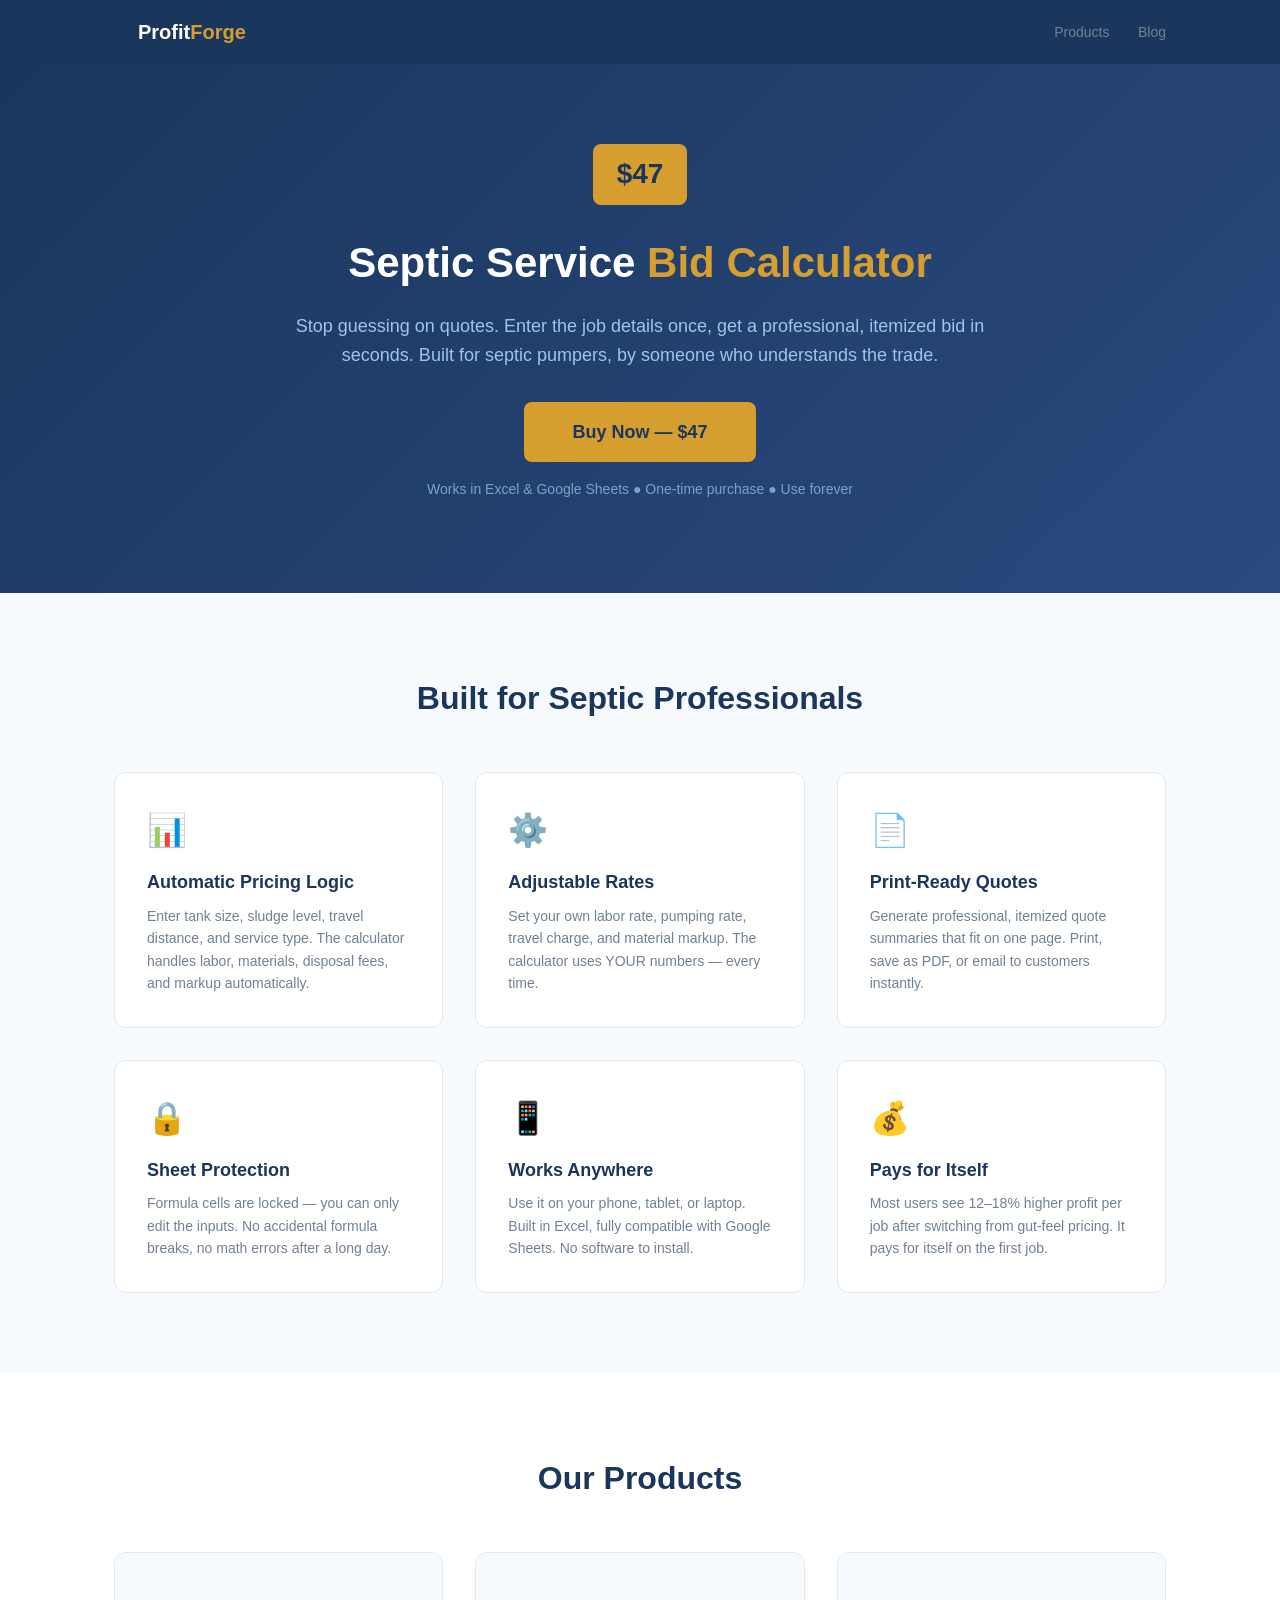
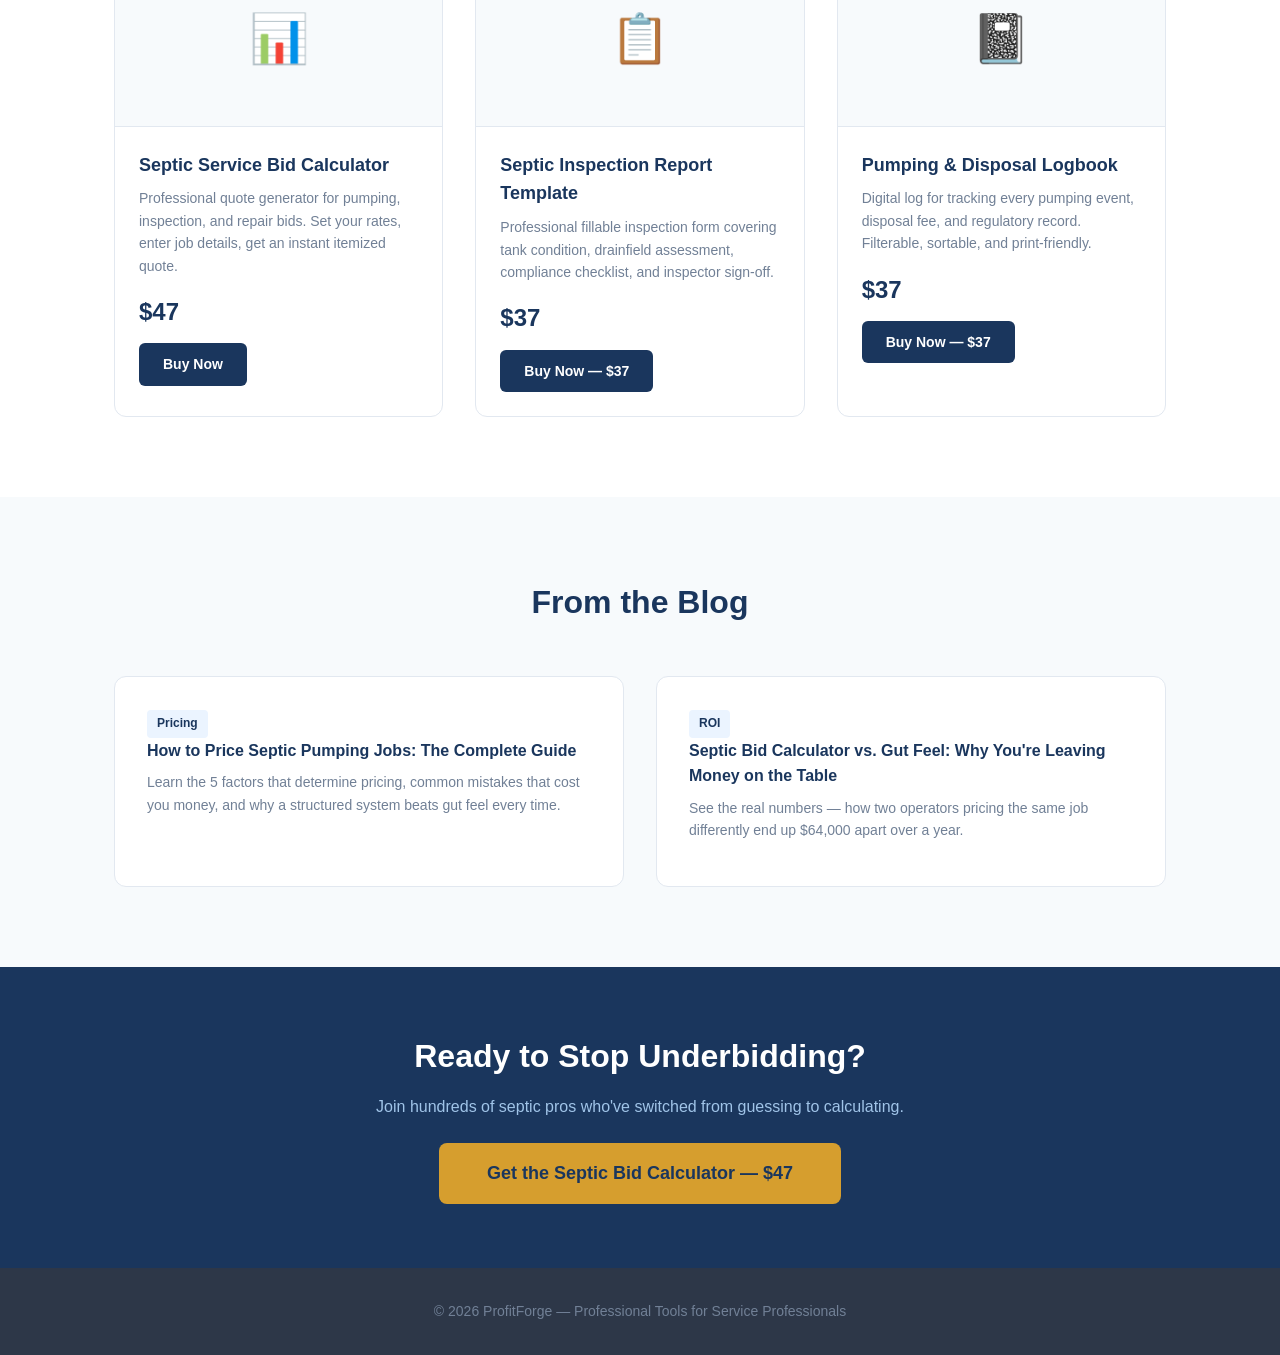
<file: index.html>
<!DOCTYPE html>
<html lang="en">
<head>
  <meta charset="UTF-8">
  <meta name="viewport" content="width=device-width, initial-scale=1.0">
  <title>ProfitForge — Professional Tools for Service Professionals</title>
  <meta name="description" content="Professional-grade Excel and Google Sheets tools for septic service operators. Bid calculators, inspection templates, and logbooks starting at $47.">
  <link rel="stylesheet" href="css/style.css">
</head>
<body>

<nav>
  <div class="container">
    <a href="/" class="logo">Profit<span>Forge</span></a>
    <div>
      <a href="/products/septic-bid-calculator.html">Products</a>
      <a href="/blog/">Blog</a>
    </div>
  </div>
</nav>

<section class="hero">
  <div class="container">
    <div class="price-badge">$47</div>
    <h1>Septic Service <span>Bid Calculator</span></h1>
    <p>Stop guessing on quotes. Enter the job details once, get a professional, itemized bid in seconds. Built for septic pumpers, by someone who understands the trade.</p>
    <a href="https://buy.stripe.com/aFa8wP5oV4ja2Or2zvcfK00" class="btn">Buy Now — $47</a>
    <p class="sub-text">Works in Excel & Google Sheets ● One-time purchase ● Use forever</p>
  </div>
</section>

<section class="features">
  <div class="container">
    <h2>Built for Septic Professionals</h2>
    <div class="feature-grid">
      <div class="feature-card">
        <div class="icon">📊</div>
        <h3>Automatic Pricing Logic</h3>
        <p>Enter tank size, sludge level, travel distance, and service type. The calculator handles labor, materials, disposal fees, and markup automatically.</p>
      </div>
      <div class="feature-card">
        <div class="icon">⚙️</div>
        <h3>Adjustable Rates</h3>
        <p>Set your own labor rate, pumping rate, travel charge, and material markup. The calculator uses YOUR numbers — every time.</p>
      </div>
      <div class="feature-card">
        <div class="icon">📄</div>
        <h3>Print-Ready Quotes</h3>
        <p>Generate professional, itemized quote summaries that fit on one page. Print, save as PDF, or email to customers instantly.</p>
      </div>
      <div class="feature-card">
        <div class="icon">🔒</div>
        <h3>Sheet Protection</h3>
        <p>Formula cells are locked — you can only edit the inputs. No accidental formula breaks, no math errors after a long day.</p>
      </div>
      <div class="feature-card">
        <div class="icon">📱</div>
        <h3>Works Anywhere</h3>
        <p>Use it on your phone, tablet, or laptop. Built in Excel, fully compatible with Google Sheets. No software to install.</p>
      </div>
      <div class="feature-card">
        <div class="icon">💰</div>
        <h3>Pays for Itself</h3>
        <p>Most users see 12–18% higher profit per job after switching from gut-feel pricing. It pays for itself on the first job.</p>
      </div>
    </div>
  </div>
</section>

<section class="product-showcase">
  <div class="container">
    <h2>Our Products</h2>
    <div class="product-grid">
      <div class="product-card">
        <div class="preview">📊</div>
        <div class="body">
          <h3>Septic Service Bid Calculator</h3>
          <p>Professional quote generator for pumping, inspection, and repair bids. Set your rates, enter job details, get an instant itemized quote.</p>
          <div class="price">$47</div>
          <a href="https://buy.stripe.com/aFa8wP5oV4ja2Or2zvcfK00" class="btn">Buy Now</a>
        </div>
      </div>
      <div class="product-card">
        <div class="preview">📋</div>
        <div class="body">
          <h3>Septic Inspection Report Template</h3>
          <p>Professional fillable inspection form covering tank condition, drainfield assessment, compliance checklist, and inspector sign-off.</p>
          <div class="price">$37</div>
          <a href="https://buy.stripe.com/8x25kDdVr6ridt5a1XcfK01" class="btn">Buy Now — $37</a>
        </div>
      </div>
      <div class="product-card">
        <div class="preview">📓</div>
        <div class="body">
          <h3>Pumping & Disposal Logbook</h3>
          <p>Digital log for tracking every pumping event, disposal fee, and regulatory record. Filterable, sortable, and print-friendly.</p>
          <div class="price">$37</div>
          <a href="https://buy.stripe.com/eVq3cv5oV02U88L0rncfK02" class="btn">Buy Now — $37</a>
        </div>
      </div>
    </div>
  </div>
</section>

<section class="blog-preview">
  <div class="container">
    <h2>From the Blog</h2>
    <div class="blog-grid">
      <div class="blog-card">
        <span class="tag">Pricing</span>
        <h3><a href="/blog/how-to-price-septic-pumping-jobs.html">How to Price Septic Pumping Jobs: The Complete Guide</a></h3>
        <p>Learn the 5 factors that determine pricing, common mistakes that cost you money, and why a structured system beats gut feel every time.</p>
      </div>
      <div class="blog-card">
        <span class="tag">ROI</span>
        <h3><a href="/blog/septic-bid-calculator-vs-gut-feel.html">Septic Bid Calculator vs. Gut Feel: Why You're Leaving Money on the Table</a></h3>
        <p>See the real numbers — how two operators pricing the same job differently end up $64,000 apart over a year.</p>
      </div>
    </div>
  </div>
</section>

<section class="cta-banner">
  <div class="container">
    <h2>Ready to Stop Underbidding?</h2>
    <p>Join hundreds of septic pros who've switched from guessing to calculating.</p>
    <a href="https://buy.stripe.com/aFa8wP5oV4ja2Or2zvcfK00" class="btn">Get the Septic Bid Calculator — $47</a>
  </div>
</section>

<footer>
  <div class="container">
    <p>&copy; 2026 ProfitForge &mdash; Professional Tools for Service Professionals</p>
  </div>
</footer>

</body>
</html>
</file>
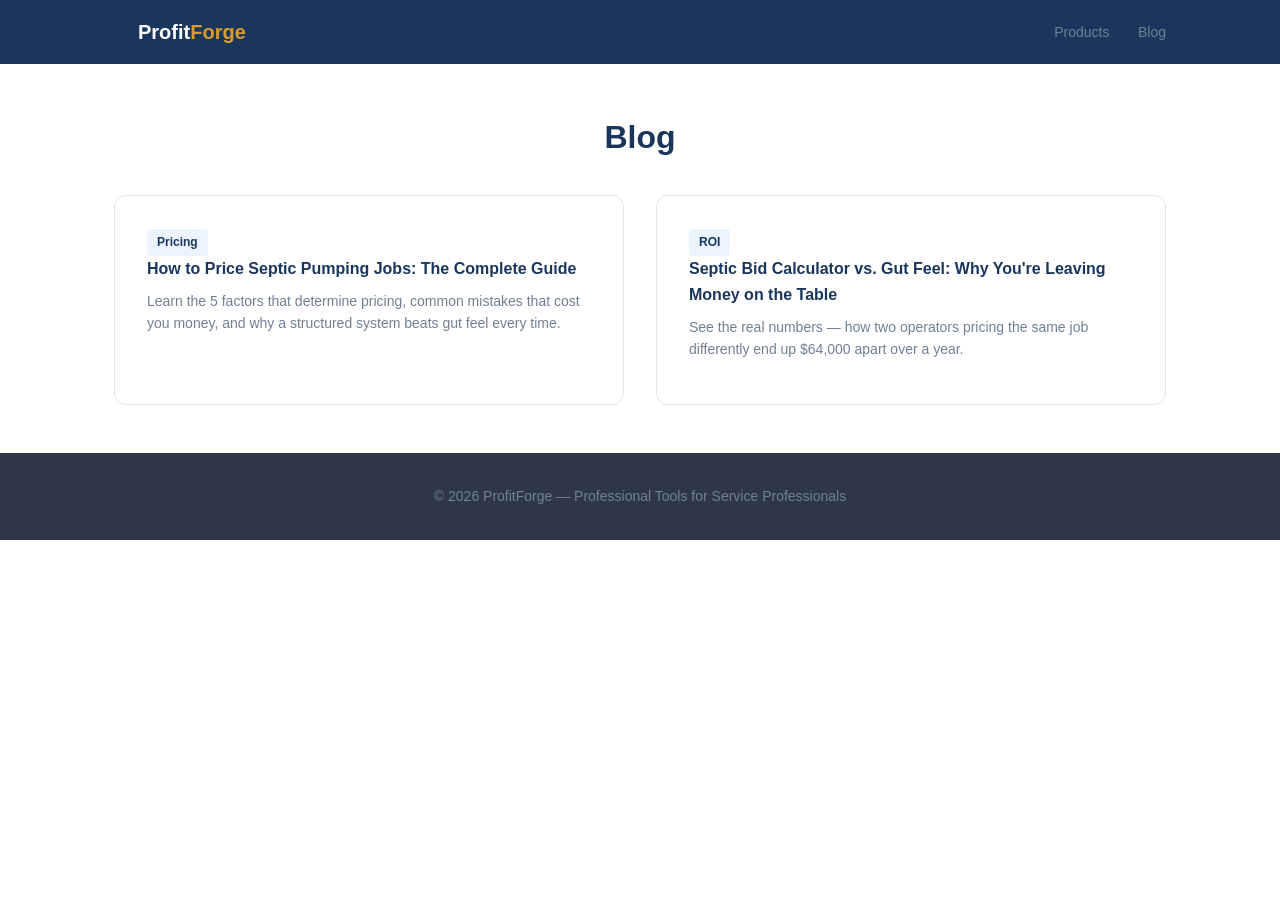
<file: blog/index.html>
<!DOCTYPE html>
<html lang="en">
<head>
  <meta charset="UTF-8">
  <meta name="viewport" content="width=device-width, initial-scale=1.0">
  <title>Blog — ProfitForge</title>
  <meta name="description" content="Pricing guides, tips, and resources for septic and portable sanitation professionals.">
  <link rel="stylesheet" href="../css/style.css">
</head>
<body>

<nav>
  <div class="container">
    <a href="/" class="logo">Profit<span>Forge</span></a>
    <div>
      <a href="/products/septic-bid-calculator.html">Products</a>
      <a href="/blog/">Blog</a>
    </div>
  </div>
</nav>

<section class="blog-preview" style="padding: 48px 0; background: white;">
  <div class="container">
    <h2 style="margin-bottom: 32px;">Blog</h2>
    <div class="blog-grid">
      <div class="blog-card">
        <span class="tag">Pricing</span>
        <h3><a href="/blog/how-to-price-septic-pumping-jobs.html">How to Price Septic Pumping Jobs: The Complete Guide</a></h3>
        <p>Learn the 5 factors that determine pricing, common mistakes that cost you money, and why a structured system beats gut feel every time.</p>
      </div>
      <div class="blog-card">
        <span class="tag">ROI</span>
        <h3><a href="/blog/septic-bid-calculator-vs-gut-feel.html">Septic Bid Calculator vs. Gut Feel: Why You're Leaving Money on the Table</a></h3>
        <p>See the real numbers — how two operators pricing the same job differently end up $64,000 apart over a year.</p>
      </div>
    </div>
  </div>
</section>

<footer>
  <div class="container">
    <p>&copy; 2026 ProfitForge &mdash; Professional Tools for Service Professionals</p>
  </div>
</footer>

</body>
</html>
</file>
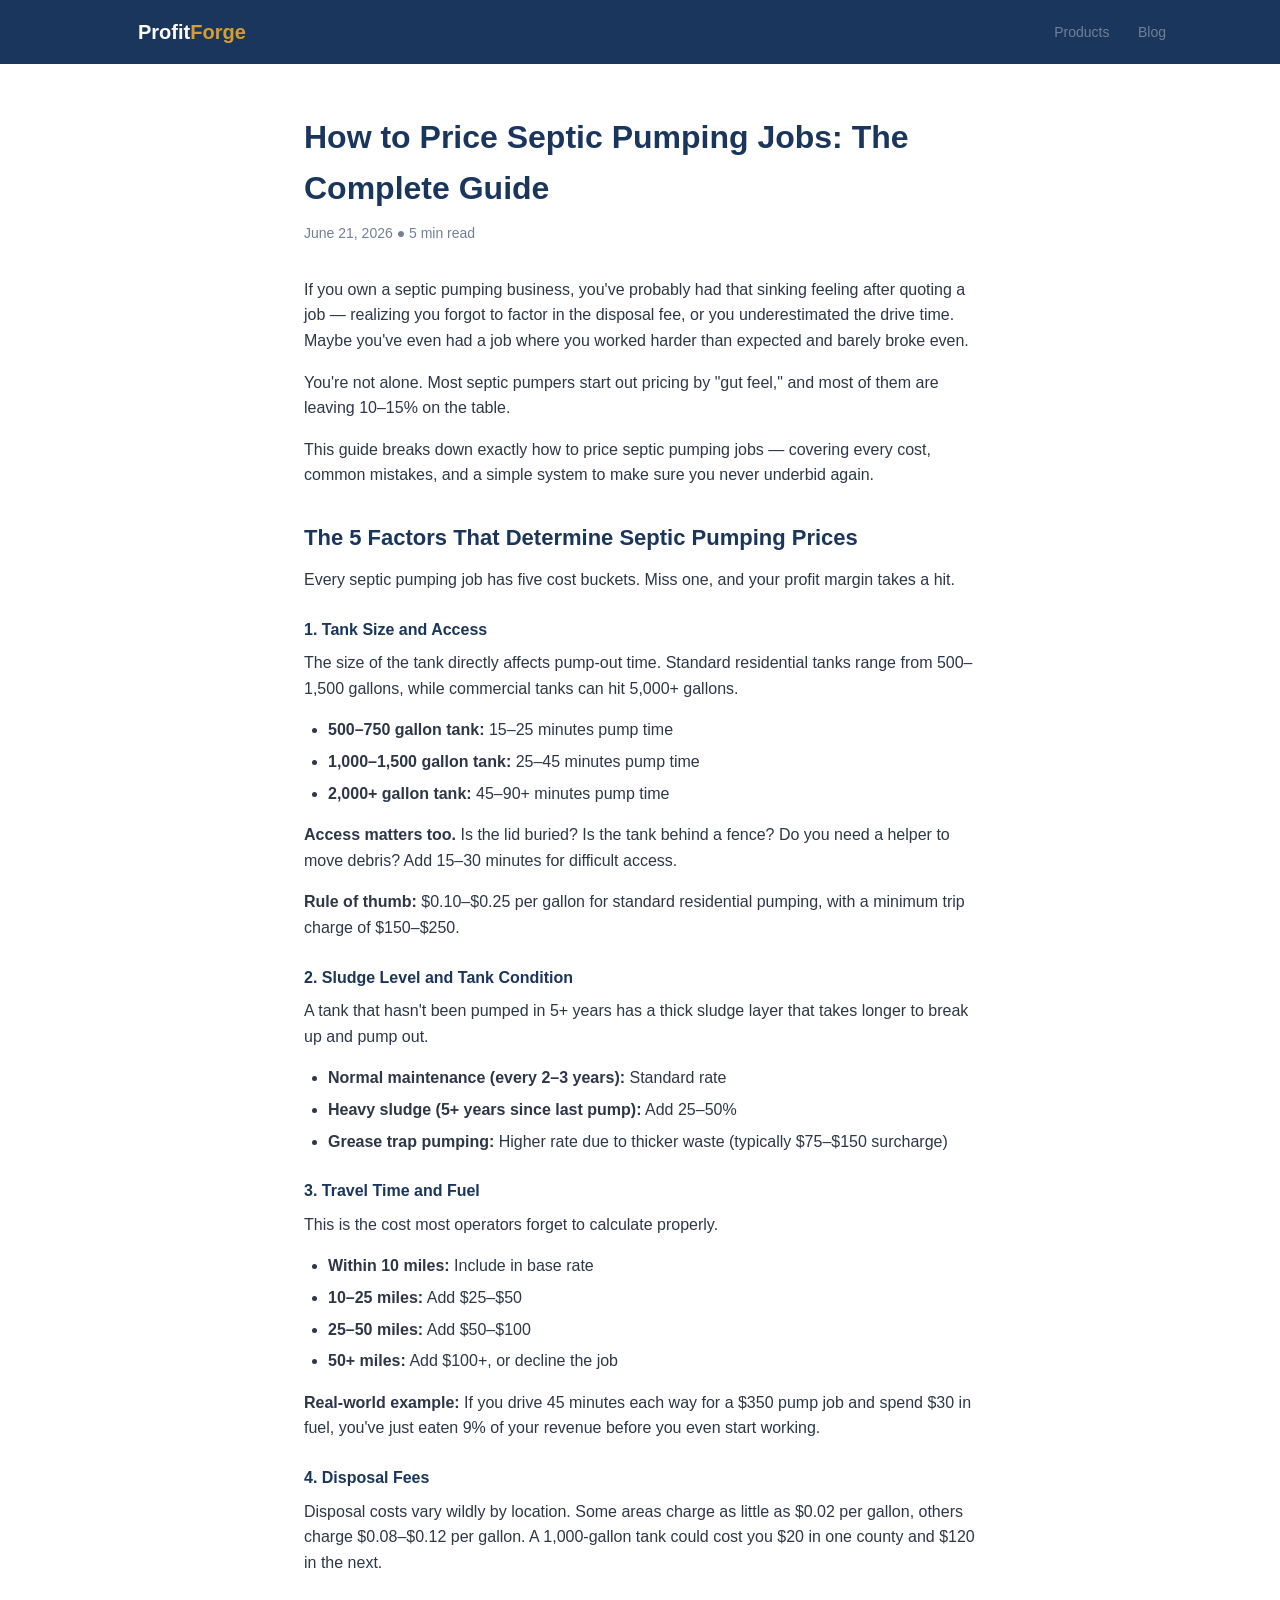
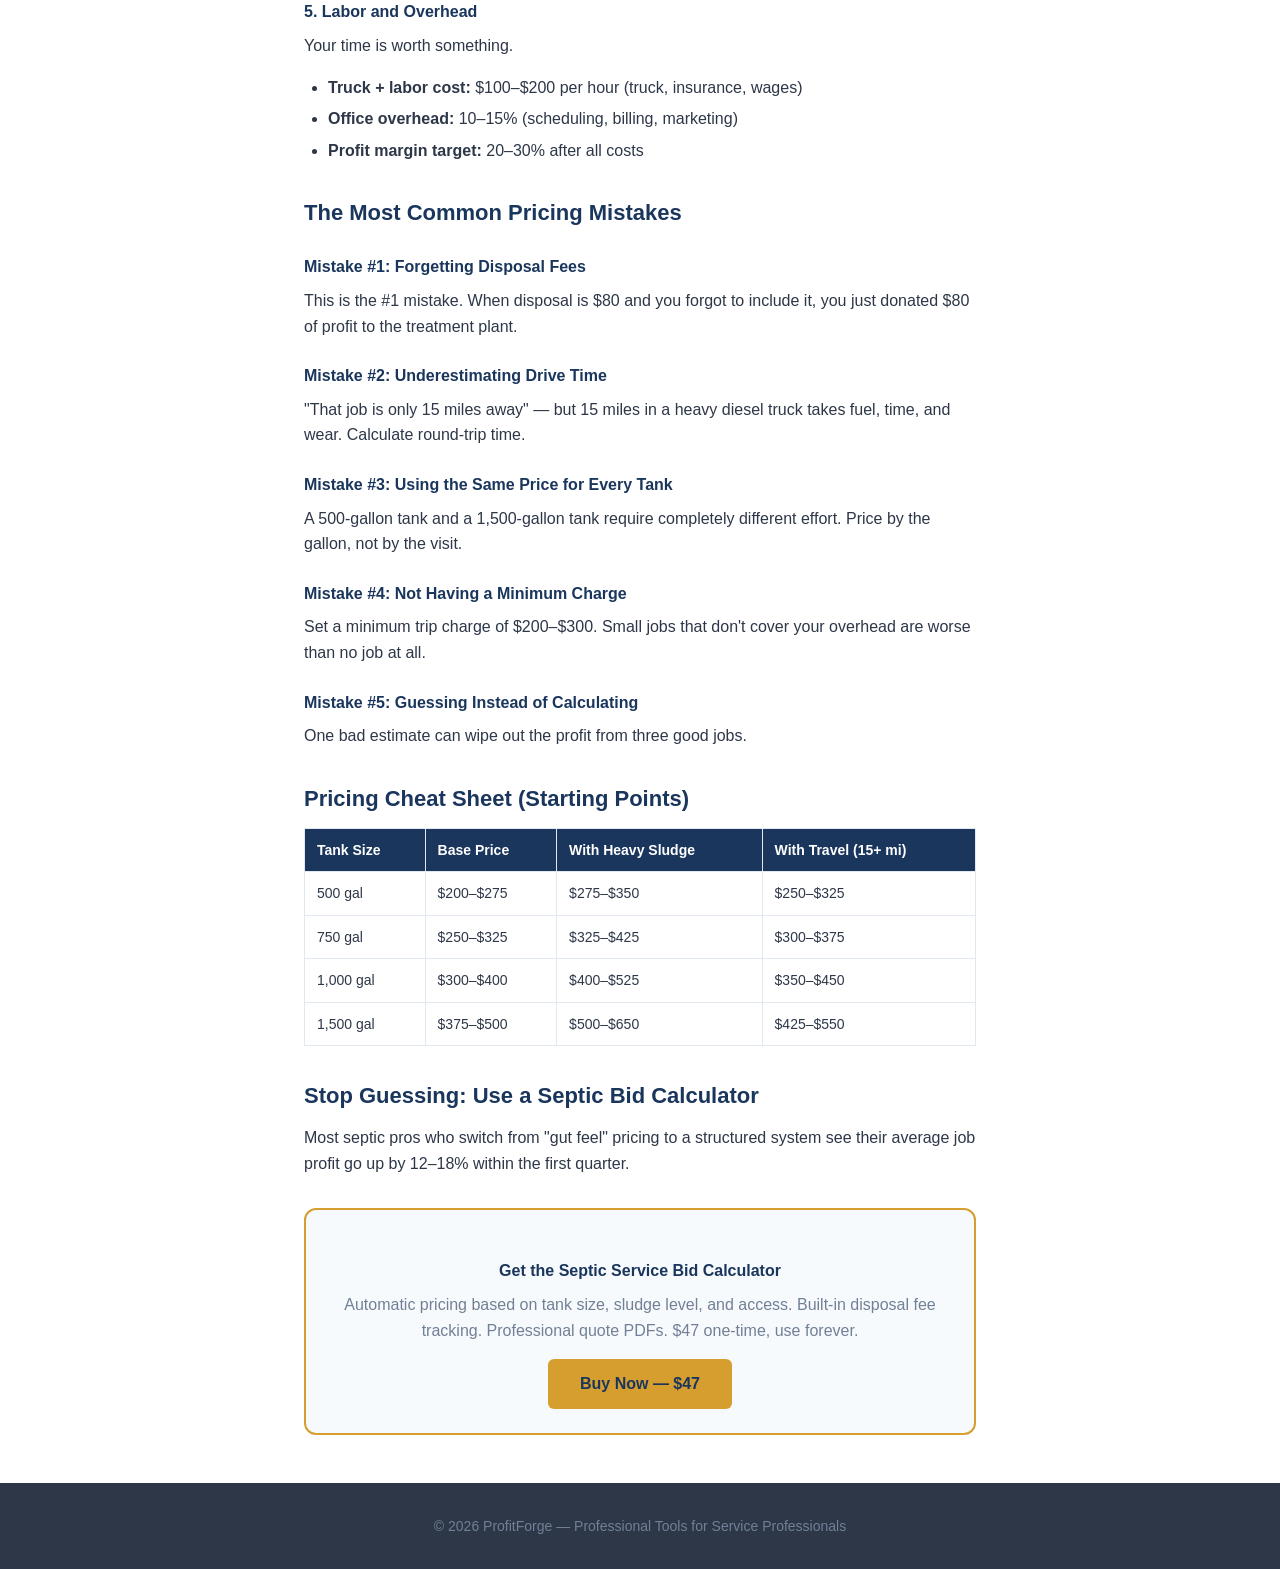
<file: blog/how-to-price-septic-pumping-jobs.html>
<!DOCTYPE html>
<html lang="en">
<head>
  <meta charset="UTF-8">
  <meta name="viewport" content="width=device-width, initial-scale=1.0">
  <title>How to Price Septic Pumping Jobs: The Complete Guide — ProfitForge</title>
  <meta name="description" content="Learn how to accurately price septic pumping jobs including tank size, sludge level, travel, and disposal fees. Stop leaving money on the table.">
  <link rel="stylesheet" href="../css/style.css">
</head>
<body>

<nav>
  <div class="container">
    <a href="/" class="logo">Profit<span>Forge</span></a>
    <div>
      <a href="/products/septic-bid-calculator.html">Products</a>
      <a href="/blog/">Blog</a>
    </div>
  </div>
</nav>

<article class="blog-post">
  <h1>How to Price Septic Pumping Jobs: The Complete Guide</h1>
  <p class="meta">June 21, 2026 ● 5 min read</p>

  <p>If you own a septic pumping business, you've probably had that sinking feeling after quoting a job — realizing you forgot to factor in the disposal fee, or you underestimated the drive time. Maybe you've even had a job where you worked harder than expected and barely broke even.</p>

  <p>You're not alone. Most septic pumpers start out pricing by "gut feel," and most of them are leaving 10–15% on the table.</p>

  <p>This guide breaks down exactly how to price septic pumping jobs — covering every cost, common mistakes, and a simple system to make sure you never underbid again.</p>

  <h2>The 5 Factors That Determine Septic Pumping Prices</h2>
  <p>Every septic pumping job has five cost buckets. Miss one, and your profit margin takes a hit.</p>

  <h3>1. Tank Size and Access</h3>
  <p>The size of the tank directly affects pump-out time. Standard residential tanks range from 500–1,500 gallons, while commercial tanks can hit 5,000+ gallons.</p>
  <ul>
    <li><strong>500–750 gallon tank:</strong> 15–25 minutes pump time</li>
    <li><strong>1,000–1,500 gallon tank:</strong> 25–45 minutes pump time</li>
    <li><strong>2,000+ gallon tank:</strong> 45–90+ minutes pump time</li>
  </ul>
  <p><strong>Access matters too.</strong> Is the lid buried? Is the tank behind a fence? Do you need a helper to move debris? Add 15–30 minutes for difficult access.</p>
  <p><strong>Rule of thumb:</strong> $0.10–$0.25 per gallon for standard residential pumping, with a minimum trip charge of $150–$250.</p>

  <h3>2. Sludge Level and Tank Condition</h3>
  <p>A tank that hasn't been pumped in 5+ years has a thick sludge layer that takes longer to break up and pump out.</p>
  <ul>
    <li><strong>Normal maintenance (every 2–3 years):</strong> Standard rate</li>
    <li><strong>Heavy sludge (5+ years since last pump):</strong> Add 25–50%</li>
    <li><strong>Grease trap pumping:</strong> Higher rate due to thicker waste (typically $75–$150 surcharge)</li>
  </ul>

  <h3>3. Travel Time and Fuel</h3>
  <p>This is the cost most operators forget to calculate properly.</p>
  <ul>
    <li><strong>Within 10 miles:</strong> Include in base rate</li>
    <li><strong>10–25 miles:</strong> Add $25–$50</li>
    <li><strong>25–50 miles:</strong> Add $50–$100</li>
    <li><strong>50+ miles:</strong> Add $100+, or decline the job</li>
  </ul>
  <p><strong>Real-world example:</strong> If you drive 45 minutes each way for a $350 pump job and spend $30 in fuel, you've just eaten 9% of your revenue before you even start working.</p>

  <h3>4. Disposal Fees</h3>
  <p>Disposal costs vary wildly by location. Some areas charge as little as $0.02 per gallon, others charge $0.08–$0.12 per gallon. A 1,000-gallon tank could cost you $20 in one county and $120 in the next.</p>

  <h3>5. Labor and Overhead</h3>
  <p>Your time is worth something.</p>
  <ul>
    <li><strong>Truck + labor cost:</strong> $100–$200 per hour (truck, insurance, wages)</li>
    <li><strong>Office overhead:</strong> 10–15% (scheduling, billing, marketing)</li>
    <li><strong>Profit margin target:</strong> 20–30% after all costs</li>
  </ul>

  <h2>The Most Common Pricing Mistakes</h2>

  <h3>Mistake #1: Forgetting Disposal Fees</h3>
  <p>This is the #1 mistake. When disposal is $80 and you forgot to include it, you just donated $80 of profit to the treatment plant.</p>

  <h3>Mistake #2: Underestimating Drive Time</h3>
  <p>"That job is only 15 miles away" — but 15 miles in a heavy diesel truck takes fuel, time, and wear. Calculate round-trip time.</p>

  <h3>Mistake #3: Using the Same Price for Every Tank</h3>
  <p>A 500-gallon tank and a 1,500-gallon tank require completely different effort. Price by the gallon, not by the visit.</p>

  <h3>Mistake #4: Not Having a Minimum Charge</h3>
  <p>Set a minimum trip charge of $200–$300. Small jobs that don't cover your overhead are worse than no job at all.</p>

  <h3>Mistake #5: Guessing Instead of Calculating</h3>
  <p>One bad estimate can wipe out the profit from three good jobs.</p>

  <h2>Pricing Cheat Sheet (Starting Points)</h2>
  <table>
    <tr><th>Tank Size</th><th>Base Price</th><th>With Heavy Sludge</th><th>With Travel (15+ mi)</th></tr>
    <tr><td>500 gal</td><td>$200–$275</td><td>$275–$350</td><td>$250–$325</td></tr>
    <tr><td>750 gal</td><td>$250–$325</td><td>$325–$425</td><td>$300–$375</td></tr>
    <tr><td>1,000 gal</td><td>$300–$400</td><td>$400–$525</td><td>$350–$450</td></tr>
    <tr><td>1,500 gal</td><td>$375–$500</td><td>$500–$650</td><td>$425–$550</td></tr>
  </table>

  <h2>Stop Guessing: Use a Septic Bid Calculator</h2>
  <p>Most septic pros who switch from "gut feel" pricing to a structured system see their average job profit go up by 12–18% within the first quarter.</p>

  <div class="cta-box">
    <h3>Get the Septic Service Bid Calculator</h3>
    <p>Automatic pricing based on tank size, sludge level, and access. Built-in disposal fee tracking. Professional quote PDFs. $47 one-time, use forever.</p>
    <a href="https://buy.stripe.com/aFa8wP5oV4ja2Or2zvcfK00" class="btn">Buy Now — $47</a>
  </div>
</article>

<footer>
  <div class="container">
    <p>&copy; 2026 ProfitForge &mdash; Professional Tools for Service Professionals</p>
  </div>
</footer>

</body>
</html>
</file>
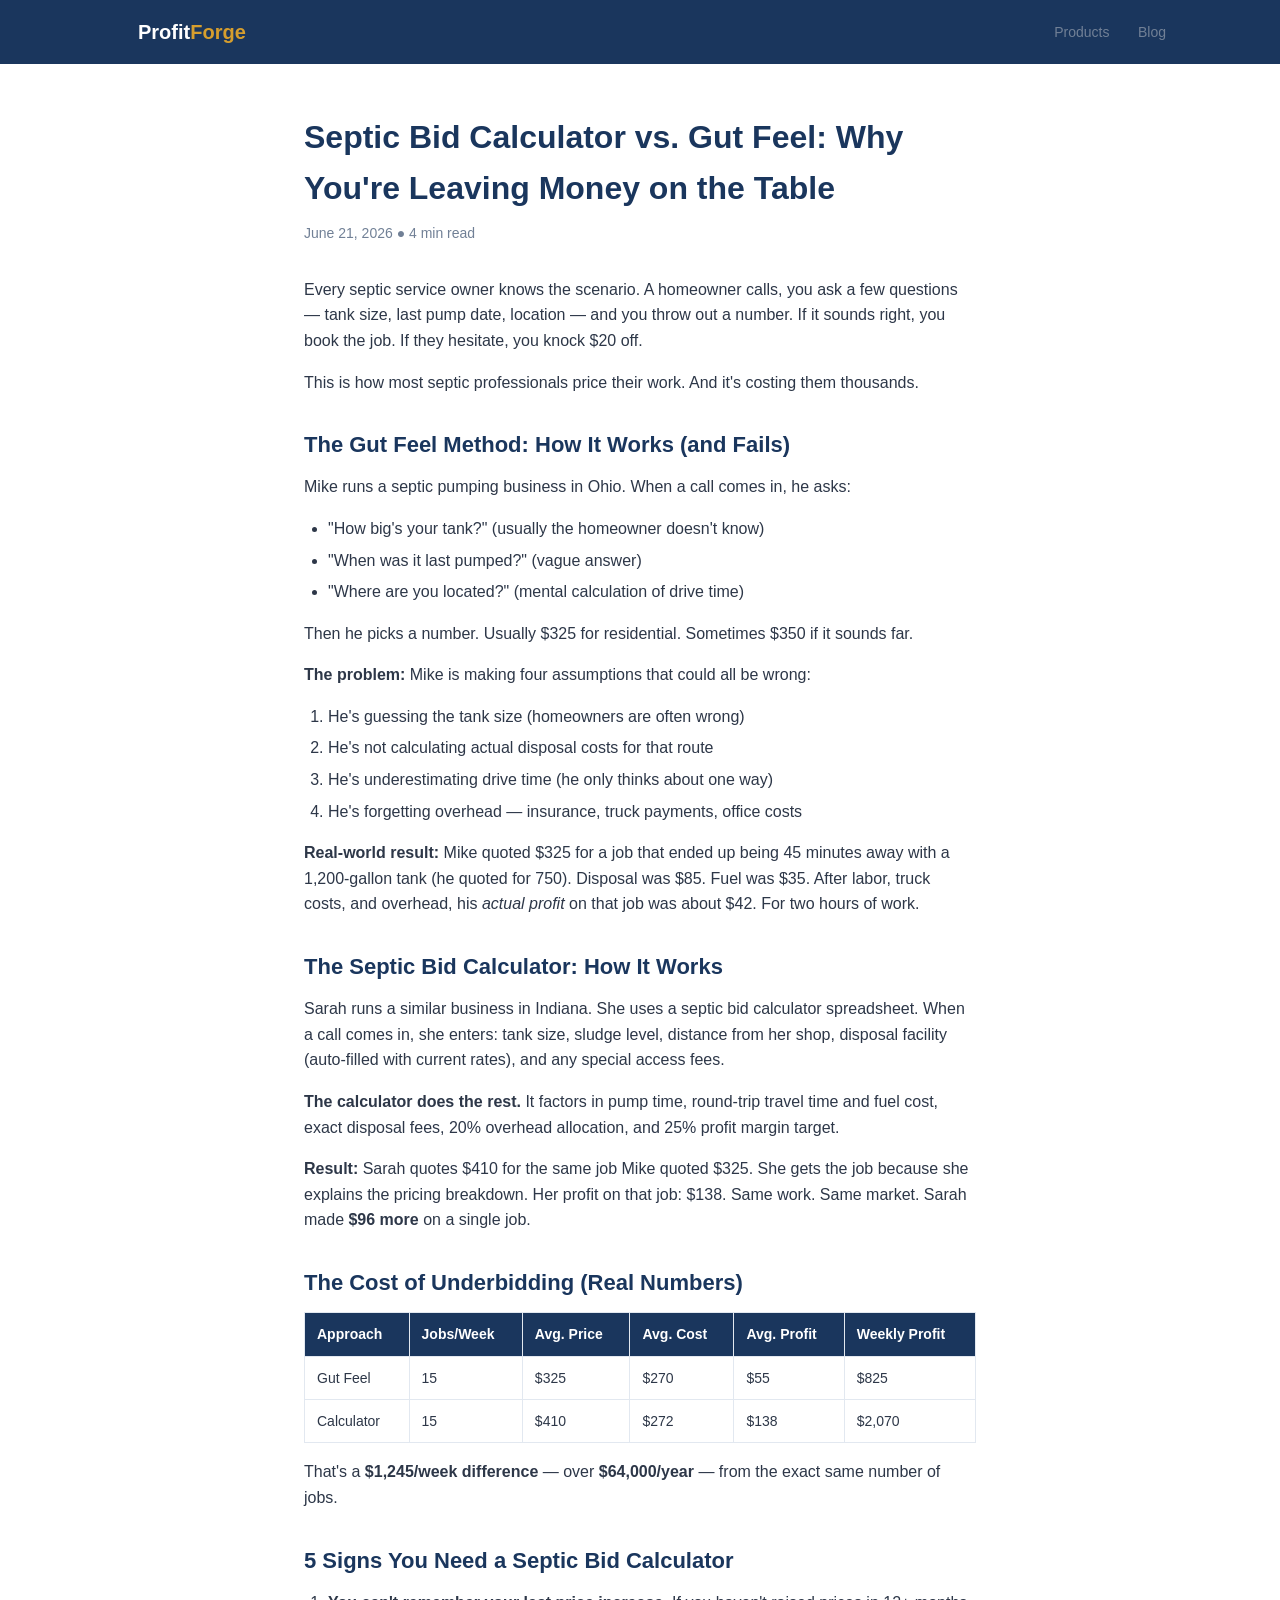
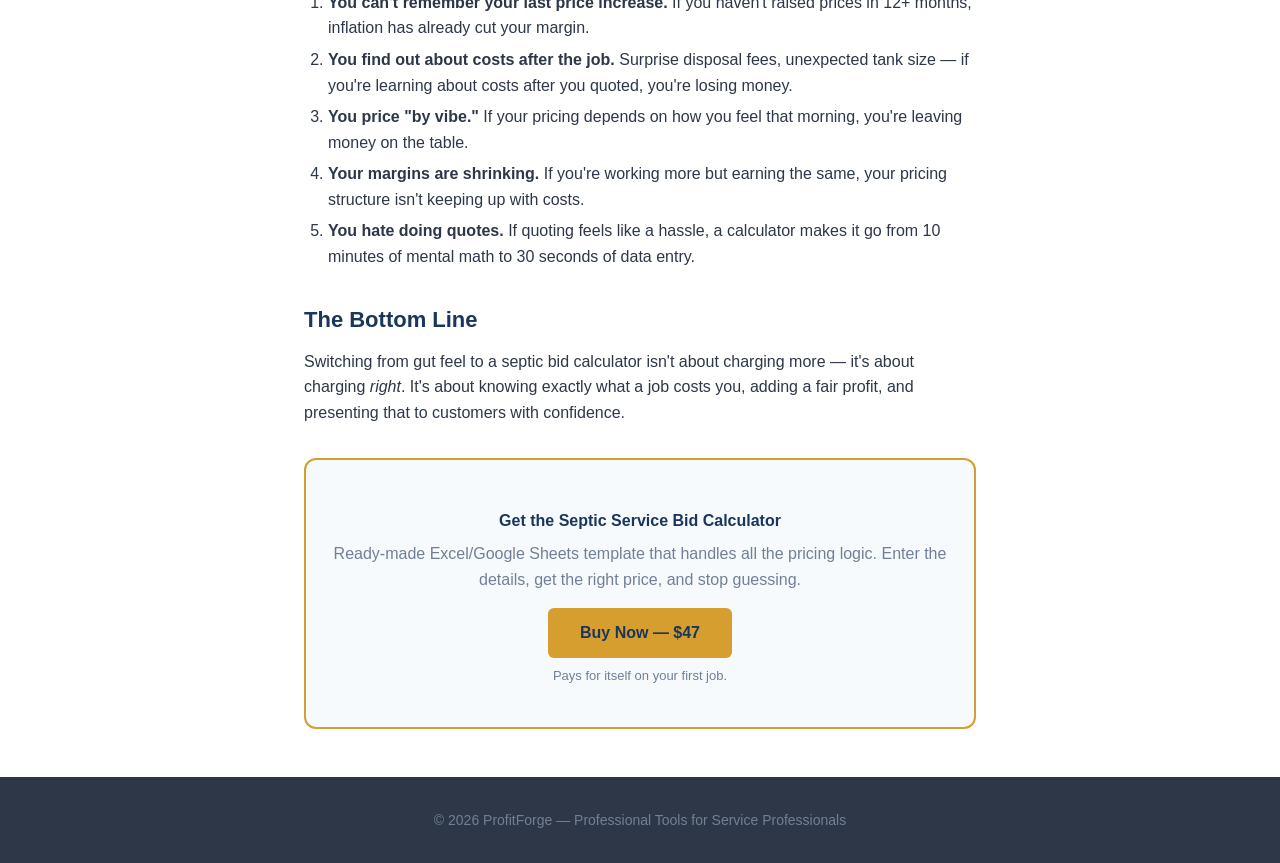
<file: blog/septic-bid-calculator-vs-gut-feel.html>
<!DOCTYPE html>
<html lang="en">
<head>
  <meta charset="UTF-8">
  <meta name="viewport" content="width=device-width, initial-scale=1.0">
  <title>Septic Bid Calculator vs. Gut Feel: Why You're Leaving Money on the Table — ProfitForge</title>
  <meta name="description" content="See how a septic bid calculator compares to estimating by hand — and why switching could add 15% to your bottom line.">
  <link rel="stylesheet" href="../css/style.css">
</head>
<body>

<nav>
  <div class="container">
    <a href="/" class="logo">Profit<span>Forge</span></a>
    <div>
      <a href="/products/septic-bid-calculator.html">Products</a>
      <a href="/blog/">Blog</a>
    </div>
  </div>
</nav>

<article class="blog-post">
  <h1>Septic Bid Calculator vs. Gut Feel: Why You're Leaving Money on the Table</h1>
  <p class="meta">June 21, 2026 ● 4 min read</p>

  <p>Every septic service owner knows the scenario. A homeowner calls, you ask a few questions — tank size, last pump date, location — and you throw out a number. If it sounds right, you book the job. If they hesitate, you knock $20 off.</p>

  <p>This is how most septic professionals price their work. And it's costing them thousands.</p>

  <h2>The Gut Feel Method: How It Works (and Fails)</h2>
  <p>Mike runs a septic pumping business in Ohio. When a call comes in, he asks:</p>
  <ul>
    <li>"How big's your tank?" (usually the homeowner doesn't know)</li>
    <li>"When was it last pumped?" (vague answer)</li>
    <li>"Where are you located?" (mental calculation of drive time)</li>
  </ul>
  <p>Then he picks a number. Usually $325 for residential. Sometimes $350 if it sounds far.</p>

  <p><strong>The problem:</strong> Mike is making four assumptions that could all be wrong:</p>
  <ol>
    <li>He's guessing the tank size (homeowners are often wrong)</li>
    <li>He's not calculating actual disposal costs for that route</li>
    <li>He's underestimating drive time (he only thinks about one way)</li>
    <li>He's forgetting overhead — insurance, truck payments, office costs</li>
  </ol>

  <p><strong>Real-world result:</strong> Mike quoted $325 for a job that ended up being 45 minutes away with a 1,200-gallon tank (he quoted for 750). Disposal was $85. Fuel was $35. After labor, truck costs, and overhead, his <em>actual profit</em> on that job was about $42. For two hours of work.</p>

  <h2>The Septic Bid Calculator: How It Works</h2>
  <p>Sarah runs a similar business in Indiana. She uses a septic bid calculator spreadsheet. When a call comes in, she enters: tank size, sludge level, distance from her shop, disposal facility (auto-filled with current rates), and any special access fees.</p>

  <p><strong>The calculator does the rest.</strong> It factors in pump time, round-trip travel time and fuel cost, exact disposal fees, 20% overhead allocation, and 25% profit margin target.</p>

  <p><strong>Result:</strong> Sarah quotes $410 for the same job Mike quoted $325. She gets the job because she explains the pricing breakdown. Her profit on that job: $138. Same work. Same market. Sarah made <strong>$96 more</strong> on a single job.</p>

  <h2>The Cost of Underbidding (Real Numbers)</h2>
  <table>
    <tr><th>Approach</th><th>Jobs/Week</th><th>Avg. Price</th><th>Avg. Cost</th><th>Avg. Profit</th><th>Weekly Profit</th></tr>
    <tr><td>Gut Feel</td><td>15</td><td>$325</td><td>$270</td><td>$55</td><td>$825</td></tr>
    <tr><td>Calculator</td><td>15</td><td>$410</td><td>$272</td><td>$138</td><td>$2,070</td></tr>
  </table>
  <p>That's a <strong>$1,245/week difference</strong> — over <strong>$64,000/year</strong> — from the exact same number of jobs.</p>

  <h2>5 Signs You Need a Septic Bid Calculator</h2>
  <ol>
    <li><strong>You can't remember your last price increase.</strong> If you haven't raised prices in 12+ months, inflation has already cut your margin.</li>
    <li><strong>You find out about costs after the job.</strong> Surprise disposal fees, unexpected tank size — if you're learning about costs after you quoted, you're losing money.</li>
    <li><strong>You price "by vibe."</strong> If your pricing depends on how you feel that morning, you're leaving money on the table.</li>
    <li><strong>Your margins are shrinking.</strong> If you're working more but earning the same, your pricing structure isn't keeping up with costs.</li>
    <li><strong>You hate doing quotes.</strong> If quoting feels like a hassle, a calculator makes it go from 10 minutes of mental math to 30 seconds of data entry.</li>
  </ol>

  <h2>The Bottom Line</h2>
  <p>Switching from gut feel to a septic bid calculator isn't about charging more — it's about charging <em>right</em>. It's about knowing exactly what a job costs you, adding a fair profit, and presenting that to customers with confidence.</p>

  <div class="cta-box">
    <h3>Get the Septic Service Bid Calculator</h3>
    <p>Ready-made Excel/Google Sheets template that handles all the pricing logic. Enter the details, get the right price, and stop guessing.</p>
    <a href="https://buy.stripe.com/aFa8wP5oV4ja2Or2zvcfK00" class="btn">Buy Now — $47</a>
    <p style="margin-top: 8px; font-size: 13px; color: #718096;">Pays for itself on your first job.</p>
  </div>
</article>

<footer>
  <div class="container">
    <p>&copy; 2026 ProfitForge &mdash; Professional Tools for Service Professionals</p>
  </div>
</footer>

</body>
</html>
</file>
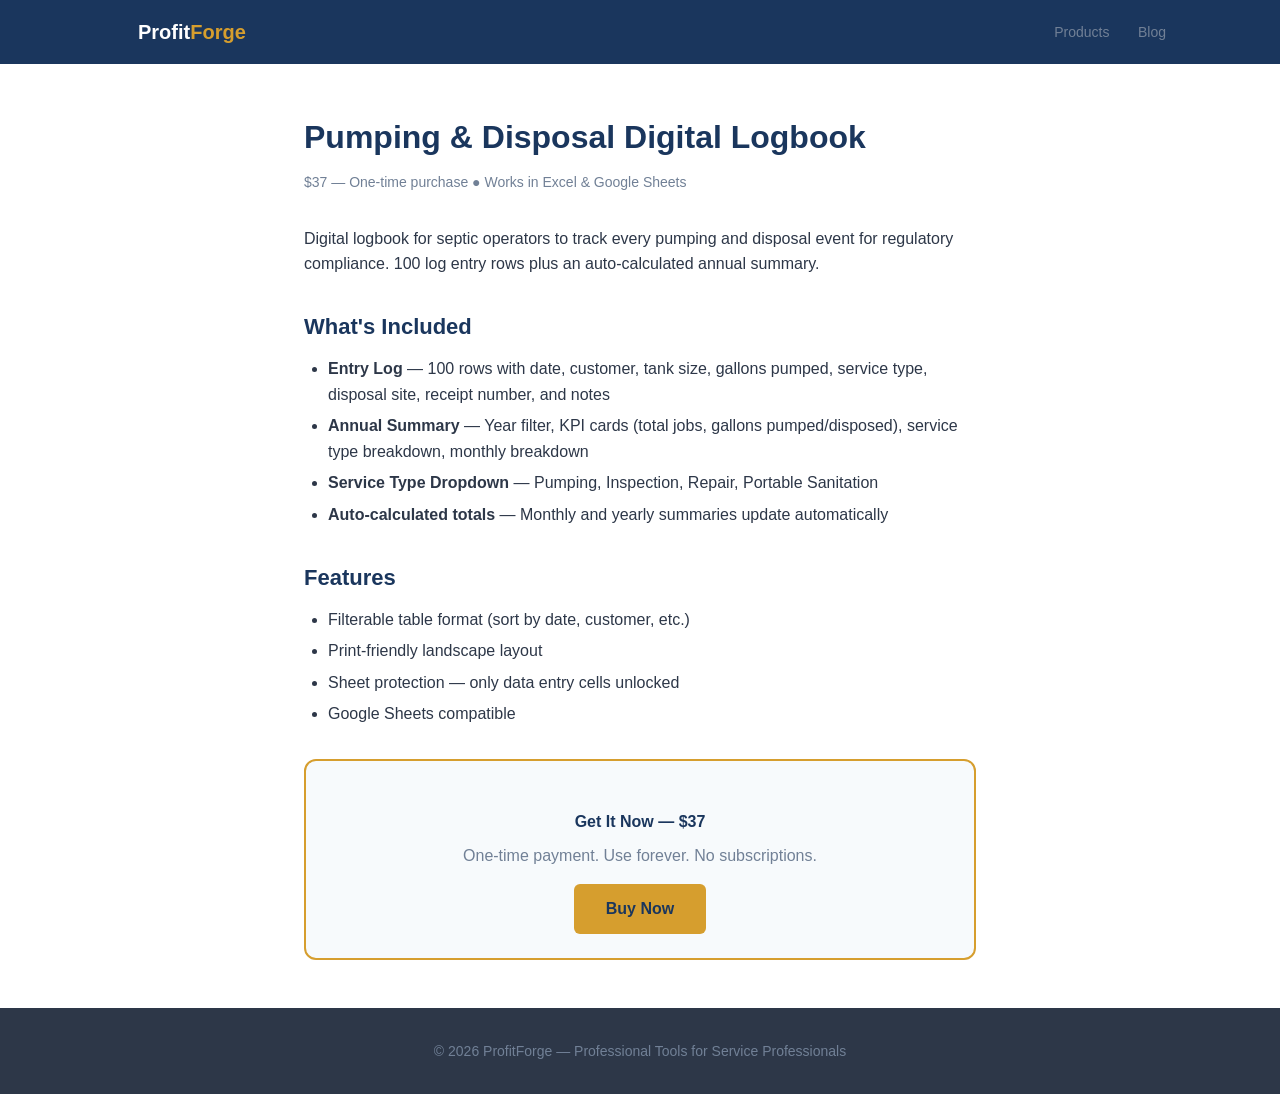
<file: products/pumping-logbook.html>
<!DOCTYPE html>
<html lang="en">
<head>
  <meta charset="UTF-8">
  <meta name="viewport" content="width=device-width, initial-scale=1.0">
  <title>Pumping & Disposal Digital Logbook — ProfitForge</title>
  <meta name="description" content="Professional digital logbook for septic operators. Track pumping events, disposal fees, and regulatory records. $37 one-time.">
  <link rel="stylesheet" href="../css/style.css">
</head>
<body>

<nav>
  <div class="container">
    <a href="/" class="logo">Profit<span>Forge</span></a>
    <div>
      <a href="/products/septic-bid-calculator.html">Products</a>
      <a href="/blog/">Blog</a>
    </div>
  </div>
</nav>

<article class="blog-post">
  <h1>Pumping & Disposal Digital Logbook</h1>
  <p class="meta">$37 — One-time purchase ● Works in Excel & Google Sheets</p>

  <p>Digital logbook for septic operators to track every pumping and disposal event for regulatory compliance. 100 log entry rows plus an auto-calculated annual summary.</p>

  <h2>What's Included</h2>
  <ul>
    <li><strong>Entry Log</strong> — 100 rows with date, customer, tank size, gallons pumped, service type, disposal site, receipt number, and notes</li>
    <li><strong>Annual Summary</strong> — Year filter, KPI cards (total jobs, gallons pumped/disposed), service type breakdown, monthly breakdown</li>
    <li><strong>Service Type Dropdown</strong> — Pumping, Inspection, Repair, Portable Sanitation</li>
    <li><strong>Auto-calculated totals</strong> — Monthly and yearly summaries update automatically</li>
  </ul>

  <h2>Features</h2>
  <ul>
    <li>Filterable table format (sort by date, customer, etc.)</li>
    <li>Print-friendly landscape layout</li>
    <li>Sheet protection — only data entry cells unlocked</li>
    <li>Google Sheets compatible</li>
  </ul>

  <div class="cta-box">
    <h3>Get It Now — $37</h3>
    <p>One-time payment. Use forever. No subscriptions.</p>
    <a href="https://buy.stripe.com/eVq3cv5oV02U88L0rncfK02" class="btn">Buy Now</a>
  </div>
</article>

<footer>
  <div class="container">
    <p>&copy; 2026 ProfitForge &mdash; Professional Tools for Service Professionals</p>
  </div>
</footer>

</body>
</html>
</file>
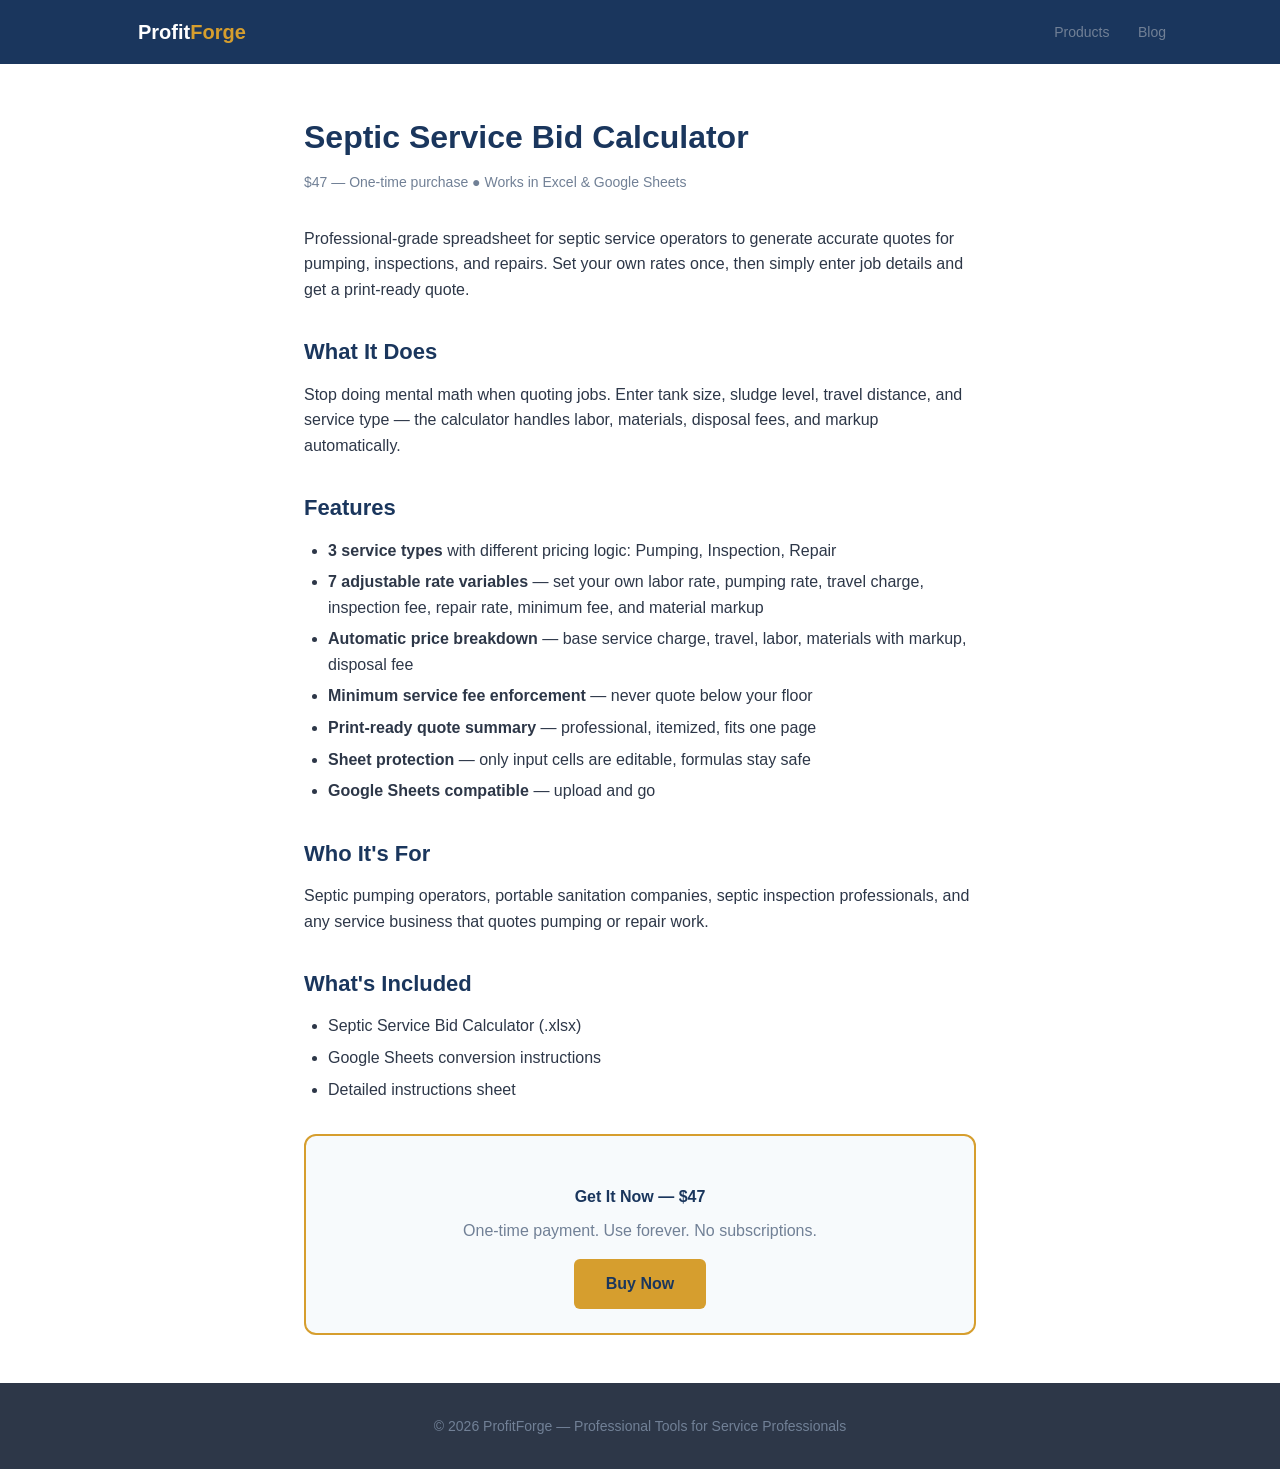
<file: products/septic-bid-calculator.html>
<!DOCTYPE html>
<html lang="en">
<head>
  <meta charset="UTF-8">
  <meta name="viewport" content="width=device-width, initial-scale=1.0">
  <title>Septic Service Bid Calculator — ProfitForge</title>
  <meta name="description" content="Professional-grade septic service bid calculator. Generate accurate quotes for pumping, inspection, and repair jobs. Works in Excel and Google Sheets. $47 one-time.">
  <link rel="stylesheet" href="../css/style.css">
</head>
<body>

<nav>
  <div class="container">
    <a href="/" class="logo">Profit<span>Forge</span></a>
    <div>
      <a href="/products/septic-bid-calculator.html">Products</a>
      <a href="/blog/">Blog</a>
    </div>
  </div>
</nav>

<article class="blog-post">
  <h1>Septic Service Bid Calculator</h1>
  <p class="meta">$47 — One-time purchase ● Works in Excel & Google Sheets</p>

  <p>Professional-grade spreadsheet for septic service operators to generate accurate quotes for pumping, inspections, and repairs. Set your own rates once, then simply enter job details and get a print-ready quote.</p>

  <h2>What It Does</h2>
  <p>Stop doing mental math when quoting jobs. Enter tank size, sludge level, travel distance, and service type — the calculator handles labor, materials, disposal fees, and markup automatically.</p>

  <h2>Features</h2>
  <ul>
    <li><strong>3 service types</strong> with different pricing logic: Pumping, Inspection, Repair</li>
    <li><strong>7 adjustable rate variables</strong> — set your own labor rate, pumping rate, travel charge, inspection fee, repair rate, minimum fee, and material markup</li>
    <li><strong>Automatic price breakdown</strong> — base service charge, travel, labor, materials with markup, disposal fee</li>
    <li><strong>Minimum service fee enforcement</strong> — never quote below your floor</li>
    <li><strong>Print-ready quote summary</strong> — professional, itemized, fits one page</li>
    <li><strong>Sheet protection</strong> — only input cells are editable, formulas stay safe</li>
    <li><strong>Google Sheets compatible</strong> — upload and go</li>
  </ul>

  <h2>Who It's For</h2>
  <p>Septic pumping operators, portable sanitation companies, septic inspection professionals, and any service business that quotes pumping or repair work.</p>

  <h2>What's Included</h2>
  <ul>
    <li>Septic Service Bid Calculator (.xlsx)</li>
    <li>Google Sheets conversion instructions</li>
    <li>Detailed instructions sheet</li>
  </ul>

  <div class="cta-box">
    <h3>Get It Now — $47</h3>
    <p>One-time payment. Use forever. No subscriptions.</p>
    <a href="https://buy.stripe.com/aFa8wP5oV4ja2Or2zvcfK00" class="btn">Buy Now</a>
  </div>
</article>

<footer>
  <div class="container">
    <p>&copy; 2026 ProfitForge &mdash; Professional Tools for Service Professionals</p>
  </div>
</footer>

</body>
</html>
</file>
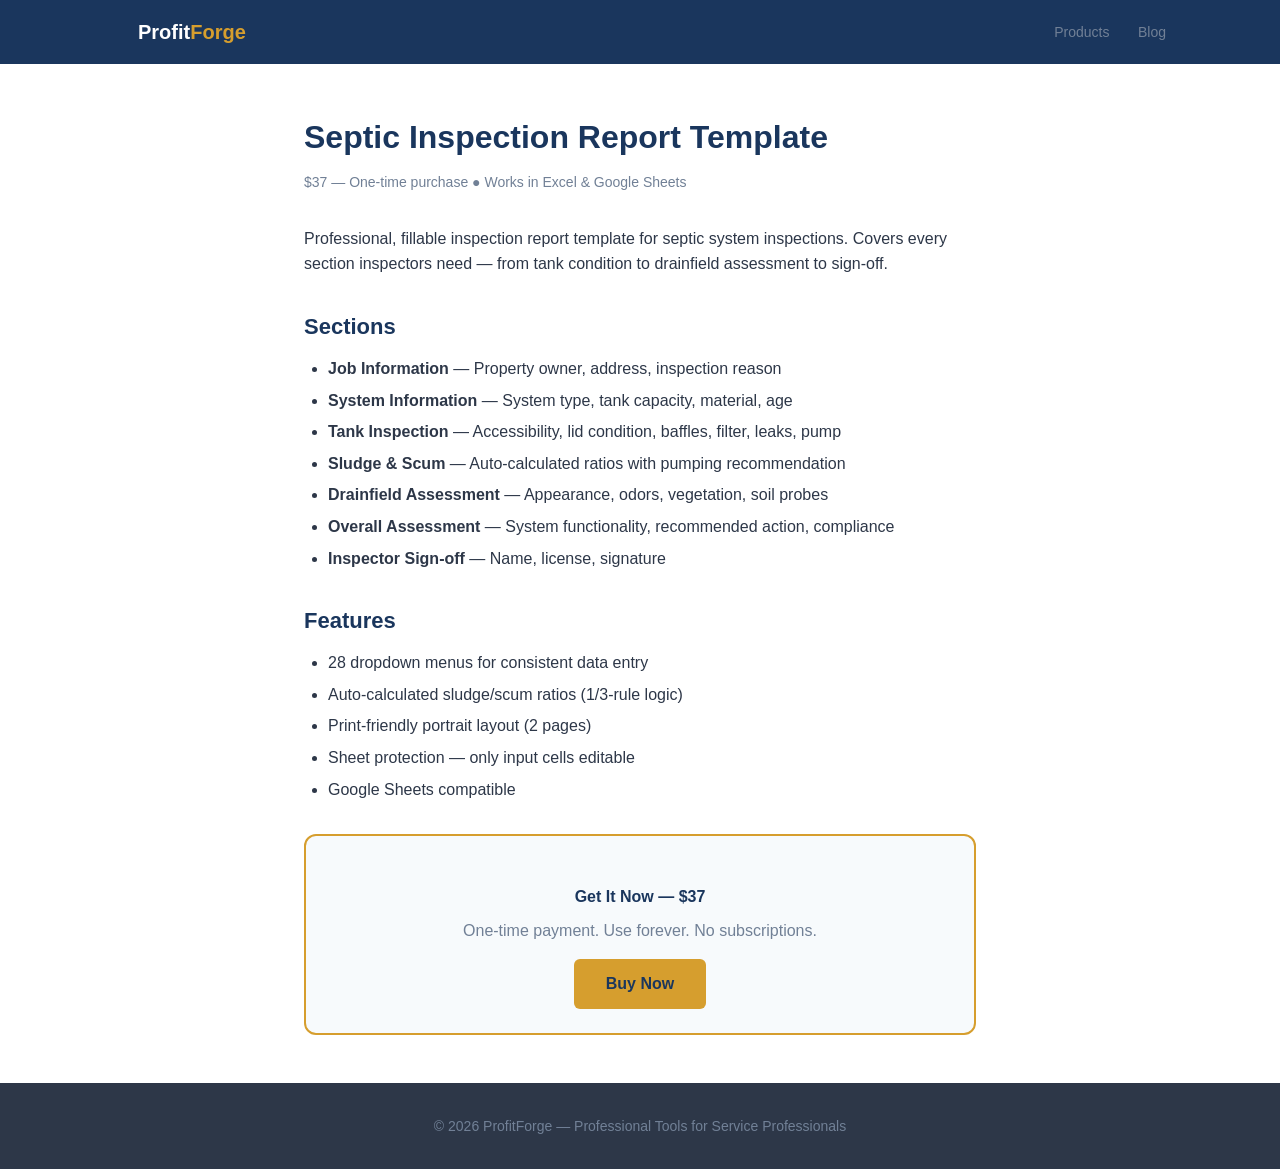
<file: products/septic-inspection-template.html>
<!DOCTYPE html>
<html lang="en">
<head>
  <meta charset="UTF-8">
  <meta name="viewport" content="width=device-width, initial-scale=1.0">
  <title>Septic Inspection Report Template — ProfitForge</title>
  <meta name="description" content="Professional fillable septic inspection report template. Tank condition, drainfield assessment, compliance checklist, inspector sign-off. $37 one-time.">
  <link rel="stylesheet" href="../css/style.css">
</head>
<body>

<nav>
  <div class="container">
    <a href="/" class="logo">Profit<span>Forge</span></a>
    <div>
      <a href="/products/septic-bid-calculator.html">Products</a>
      <a href="/blog/">Blog</a>
    </div>
  </div>
</nav>

<article class="blog-post">
  <h1>Septic Inspection Report Template</h1>
  <p class="meta">$37 — One-time purchase ● Works in Excel & Google Sheets</p>

  <p>Professional, fillable inspection report template for septic system inspections. Covers every section inspectors need — from tank condition to drainfield assessment to sign-off.</p>

  <h2>Sections</h2>
  <ul>
    <li><strong>Job Information</strong> — Property owner, address, inspection reason</li>
    <li><strong>System Information</strong> — System type, tank capacity, material, age</li>
    <li><strong>Tank Inspection</strong> — Accessibility, lid condition, baffles, filter, leaks, pump</li>
    <li><strong>Sludge & Scum</strong> — Auto-calculated ratios with pumping recommendation</li>
    <li><strong>Drainfield Assessment</strong> — Appearance, odors, vegetation, soil probes</li>
    <li><strong>Overall Assessment</strong> — System functionality, recommended action, compliance</li>
    <li><strong>Inspector Sign-off</strong> — Name, license, signature</li>
  </ul>

  <h2>Features</h2>
  <ul>
    <li>28 dropdown menus for consistent data entry</li>
    <li>Auto-calculated sludge/scum ratios (1/3-rule logic)</li>
    <li>Print-friendly portrait layout (2 pages)</li>
    <li>Sheet protection — only input cells editable</li>
    <li>Google Sheets compatible</li>
  </ul>

  <div class="cta-box">
    <h3>Get It Now — $37</h3>
    <p>One-time payment. Use forever. No subscriptions.</p>
    <a href="https://buy.stripe.com/8x25kDdVr6ridt5a1XcfK01" class="btn">Buy Now</a>
  </div>
</article>

<footer>
  <div class="container">
    <p>&copy; 2026 ProfitForge &mdash; Professional Tools for Service Professionals</p>
  </div>
</footer>

</body>
</html>
</file>
<file: css/style.css>
/* ProfitForge — Professional Tools for Service Professionals */
:root {
  --deep-blue: #1a365d;
  --slate: #2d3748;
  --gold: #d69e2e;
  --light-bg: #f7fafc;
  --white: #ffffff;
  --border: #e2e8f0;
  --text: #2d3748;
  --text-light: #718096;
}

* { margin: 0; padding: 0; box-sizing: border-box; }
body {
  font-family: -apple-system, BlinkMacSystemFont, 'Segoe UI', Roboto, sans-serif;
  color: var(--text);
  line-height: 1.6;
  background: var(--white);
}

.container { max-width: 1100px; margin: 0 auto; padding: 0 24px; }

/* Navigation */
nav {
  background: var(--deep-blue);
  padding: 16px 0;
  position: sticky;
  top: 0;
  z-index: 50;
}
nav .container {
  display: flex;
  align-items: center;
  justify-content: space-between;
}
nav .logo {
  color: var(--white);
  font-size: 20px;
  font-weight: 700;
  text-decoration: none;
}
nav .logo span { color: var(--gold); }
nav a { color: var(--text-light); text-decoration: none; margin-left: 24px; font-size: 14px; }
nav a:hover { color: var(--white); }

/* Hero */
.hero {
  background: linear-gradient(135deg, var(--deep-blue) 0%, #2a4a7f 100%);
  color: var(--white);
  padding: 80px 0 60px;
  text-align: center;
}
.hero h1 { font-size: 42px; font-weight: 800; margin-bottom: 16px; }
.hero h1 span { color: var(--gold); }
.hero p { font-size: 18px; color: #a0c4e8; max-width: 700px; margin: 0 auto 32px; }
.hero .price-badge {
  display: inline-block;
  background: var(--gold);
  color: var(--deep-blue);
  font-weight: 700;
  font-size: 28px;
  padding: 8px 24px;
  border-radius: 8px;
  margin-bottom: 24px;
}
.hero .btn {
  display: inline-block;
  background: var(--gold);
  color: var(--deep-blue);
  font-weight: 700;
  font-size: 18px;
  padding: 16px 48px;
  border-radius: 8px;
  text-decoration: none;
  transition: transform .15s, box-shadow .15s;
}
.hero .btn:hover { transform: translateY(-2px); box-shadow: 0 8px 24px rgba(214,158,46,.3); }
.hero .sub-text { margin-top: 16px; font-size: 14px; color: #7aa3c9; }

/* Features */
.features { padding: 80px 0; background: var(--light-bg); }
.features h2 { text-align: center; font-size: 32px; margin-bottom: 48px; color: var(--deep-blue); }
.feature-grid { display: grid; grid-template-columns: repeat(auto-fit, minmax(300px, 1fr)); gap: 32px; }
.feature-card {
  background: var(--white);
  padding: 32px;
  border-radius: 12px;
  border: 1px solid var(--border);
  transition: box-shadow .15s;
}
.feature-card:hover { box-shadow: 0 8px 24px rgba(0,0,0,.08); }
.feature-card .icon { font-size: 32px; margin-bottom: 12px; }
.feature-card h3 { font-size: 18px; margin-bottom: 8px; color: var(--deep-blue); }
.feature-card p { font-size: 14px; color: var(--text-light); }

/* Product Showcase */
.product-showcase { padding: 80px 0; }
.product-showcase h2 { text-align: center; font-size: 32px; margin-bottom: 48px; color: var(--deep-blue); }
.product-grid { display: grid; grid-template-columns: repeat(auto-fit, minmax(320px, 1fr)); gap: 32px; }
.product-card {
  border: 1px solid var(--border);
  border-radius: 12px;
  overflow: hidden;
  transition: box-shadow .15s;
}
.product-card:hover { box-shadow: 0 8px 24px rgba(0,0,0,.08); }
.product-card .preview {
  background: var(--light-bg);
  padding: 48px 32px;
  text-align: center;
  font-size: 48px;
  border-bottom: 1px solid var(--border);
}
.product-card .body { padding: 24px; }
.product-card .body h3 { font-size: 18px; margin-bottom: 8px; color: var(--deep-blue); }
.product-card .body p { font-size: 14px; color: var(--text-light); margin-bottom: 16px; }
.product-card .body .price { font-size: 24px; font-weight: 700; color: var(--deep-blue); }
.product-card .body .btn {
  display: inline-block;
  background: var(--deep-blue);
  color: var(--white);
  padding: 10px 24px;
  border-radius: 6px;
  text-decoration: none;
  font-weight: 600;
  font-size: 14px;
  margin-top: 12px;
  transition: background .15s;
}
.product-card .body .btn:hover { background: #2a4a7f; }

/* Blog Preview */
.blog-preview { padding: 80px 0; background: var(--light-bg); }
.blog-preview h2 { text-align: center; font-size: 32px; margin-bottom: 48px; color: var(--deep-blue); }
.blog-grid { display: grid; grid-template-columns: repeat(auto-fit, minmax(320px, 1fr)); gap: 32px; }
.blog-card {
  background: var(--white);
  padding: 32px;
  border-radius: 12px;
  border: 1px solid var(--border);
}
.blog-card h3 { font-size: 16px; margin-bottom: 8px; }
.blog-card h3 a { color: var(--deep-blue); text-decoration: none; }
.blog-card h3 a:hover { color: var(--gold); }
.blog-card p { font-size: 14px; color: var(--text-light); margin-bottom: 12px; }
.blog-card .tag {
  display: inline-block;
  background: #ebf4ff;
  color: var(--deep-blue);
  font-size: 12px;
  font-weight: 600;
  padding: 4px 10px;
  border-radius: 4px;
}

/* Banner CTA */
.cta-banner {
  background: var(--deep-blue);
  color: var(--white);
  text-align: center;
  padding: 64px 0;
}
.cta-banner h2 { font-size: 32px; margin-bottom: 12px; }
.cta-banner p { font-size: 16px; color: #a0c4e8; margin-bottom: 24px; }
.cta-banner .btn {
  display: inline-block;
  background: var(--gold);
  color: var(--deep-blue);
  font-weight: 700;
  font-size: 18px;
  padding: 16px 48px;
  border-radius: 8px;
  text-decoration: none;
}

/* Footer */
footer {
  background: var(--slate);
  color: var(--text-light);
  text-align: center;
  padding: 32px 0;
  font-size: 14px;
}
footer a { color: var(--gold); text-decoration: none; }

/* Blog post pages */
.blog-post { max-width: 720px; margin: 48px auto; padding: 0 24px; }
.blog-post h1 { font-size: 32px; color: var(--deep-blue); margin-bottom: 8px; }
.blog-post .meta { font-size: 14px; color: var(--text-light); margin-bottom: 32px; }
.blog-post h2 { font-size: 22px; color: var(--deep-blue); margin: 32px 0 12px; }
.blog-post h3 { font-size: 16px; color: var(--deep-blue); margin: 24px 0 8px; }
.blog-post p { margin-bottom: 16px; }
.blog-post ul, .blog-post ol { margin-bottom: 16px; padding-left: 24px; }
.blog-post li { margin-bottom: 6px; }
.blog-post table { width: 100%; border-collapse: collapse; margin-bottom: 16px; font-size: 14px; }
.blog-post th, .blog-post td {
  border: 1px solid var(--border);
  padding: 10px 12px;
  text-align: left;
}
.blog-post th { background: var(--deep-blue); color: white; font-weight: 600; }
.blog-post td { background: var(--white); }
.blog-post .cta-box {
  background: var(--light-bg);
  border: 2px solid var(--gold);
  border-radius: 12px;
  padding: 24px;
  margin: 32px 0;
  text-align: center;
}
.blog-post .cta-box h3 { margin-bottom: 8px; }
.blog-post .cta-box p { color: var(--text-light); margin-bottom: 16px; }
.blog-post .cta-box .btn {
  display: inline-block;
  background: var(--gold);
  color: var(--deep-blue);
  font-weight: 700;
  padding: 12px 32px;
  border-radius: 6px;
  text-decoration: none;
}

/* Responsive */
@media (max-width: 768px) {
  .hero h1 { font-size: 28px; }
  .hero .btn { padding: 14px 32px; font-size: 16px; }
  .features { padding: 48px 0; }
  .product-showcase { padding: 48px 0; }
  .blog-preview { padding: 48px 0; }
}
</file>
